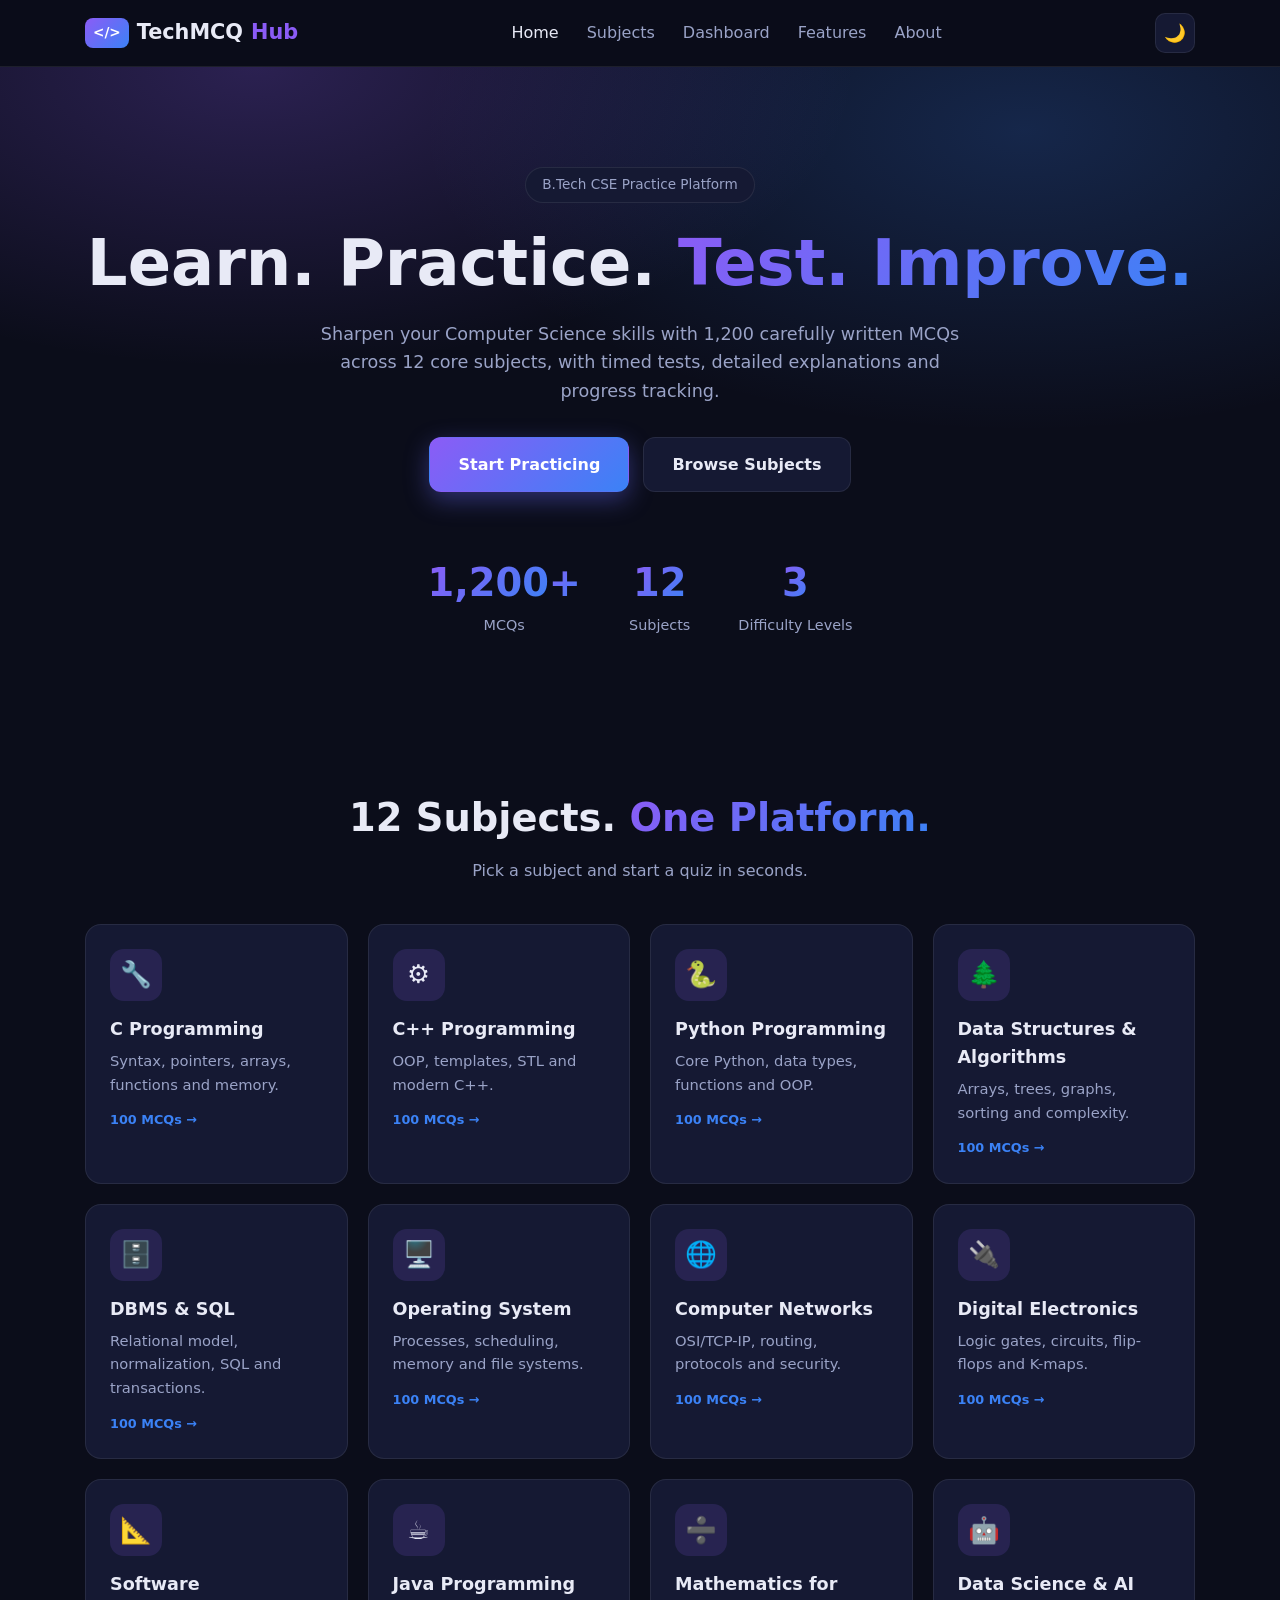
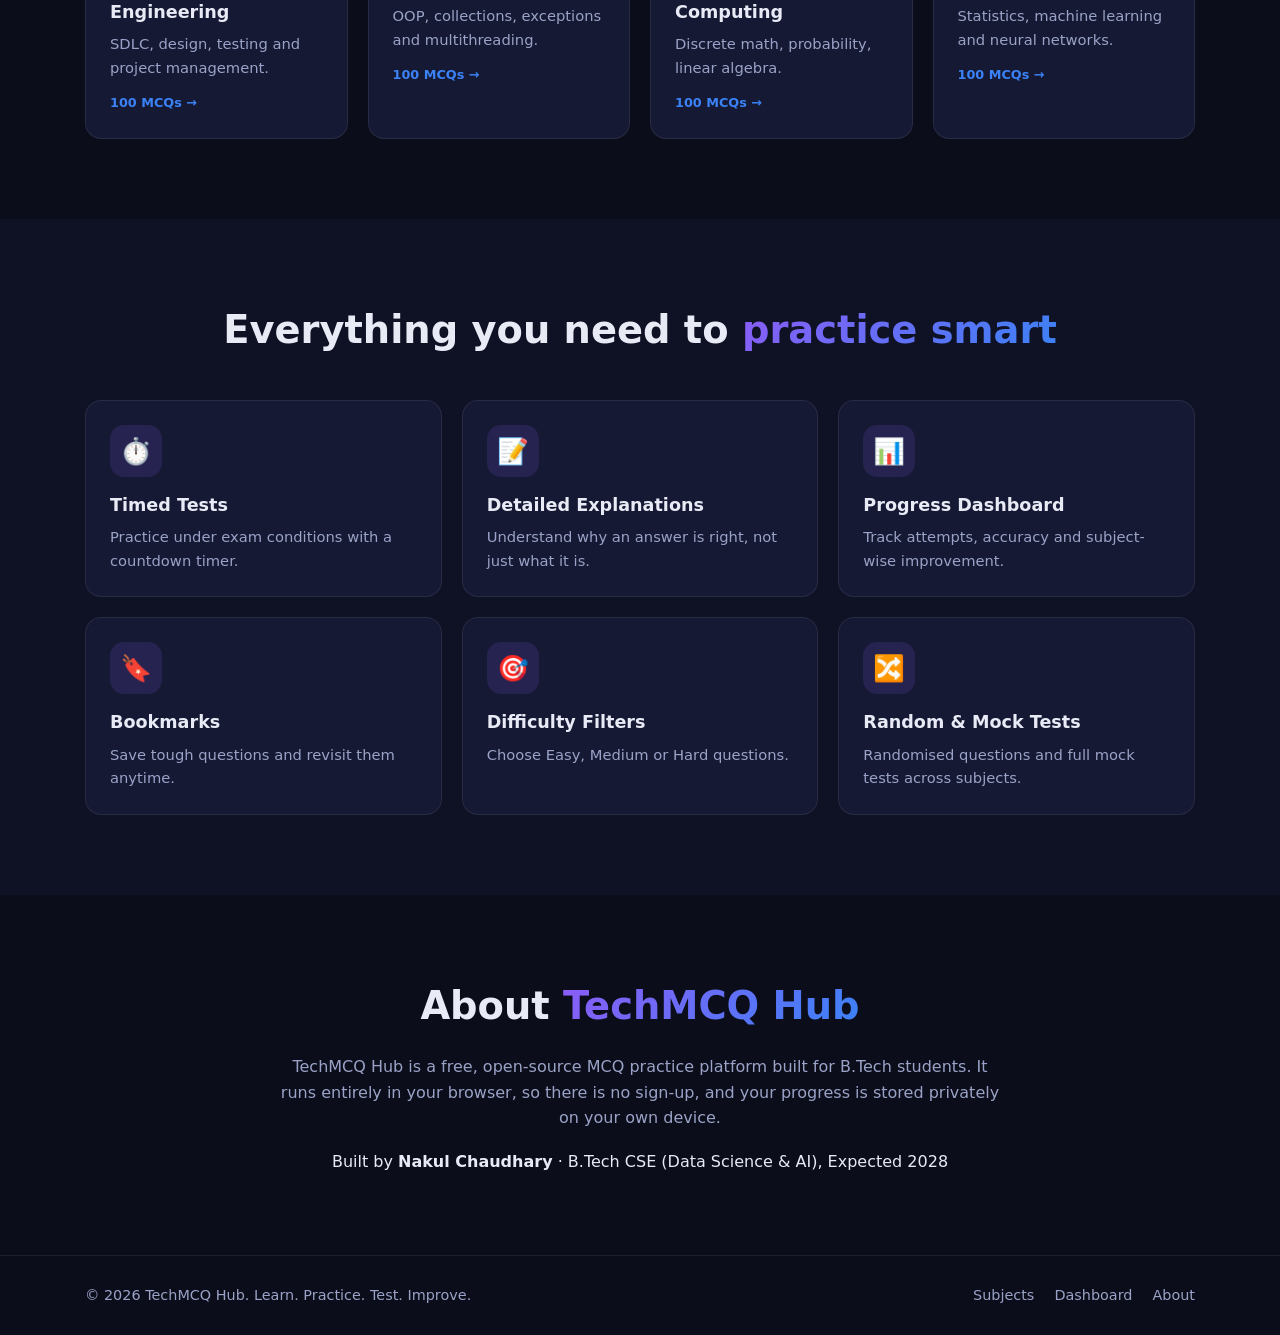
<file: index.html>
<!DOCTYPE html>
<html lang="en" data-theme="dark">
<head>
  <meta charset="UTF-8">
  <meta name="viewport" content="width=device-width, initial-scale=1.0">
  <meta name="description" content="TechMCQ Hub - practice 1,200 Computer Science MCQs across 12 subjects. Learn. Practice. Test. Improve.">
  <title>TechMCQ Hub | Learn. Practice. Test. Improve.</title>
  <link rel="stylesheet" href="style.css">
  <link rel="stylesheet" href="responsive.css">
</head>
<body>

  <!-- ===== NAVBAR ===== -->
  <header class="navbar">
    <div class="container nav-inner">
      <a href="index.html" class="logo" aria-label="TechMCQ Hub home">
        <span class="logo-mark">&lt;/&gt;</span> TechMCQ <span class="logo-accent">Hub</span>
      </a>
      <nav id="nav-links" class="nav-links" aria-label="Main navigation">
        <a href="index.html" class="active">Home</a>
        <a href="subjects.html">Subjects</a>
        <a href="dashboard.html">Dashboard</a>
        <a href="#features">Features</a>
        <a href="#about">About</a>
      </nav>
      <div class="nav-actions">
        <button id="theme-toggle" class="icon-btn" aria-label="Toggle dark and light mode">🌙</button>
        <button id="menu-toggle" class="icon-btn menu-btn" aria-label="Open menu" aria-expanded="false">☰</button>
      </div>
    </div>
  </header>

  <main>
    <!-- ===== HERO ===== -->
    <section class="hero">
      <div class="container hero-inner">
        <p class="badge">B.Tech CSE Practice Platform</p>
        <h1>Learn. Practice. <span class="gradient-text">Test. Improve.</span></h1>
        <p class="hero-sub">Sharpen your Computer Science skills with 1,200 carefully written MCQs across 12 core subjects, with timed tests, detailed explanations and progress tracking.</p>
        <div class="hero-cta">
          <a href="subjects.html" class="btn btn-primary">Start Practicing</a>
          <a href="#subjects" class="btn btn-ghost">Browse Subjects</a>
        </div>

        <div class="stats">
          <div class="stat"><span class="stat-num" data-target="1200">0</span><span class="stat-plus">+</span><p>MCQs</p></div>
          <div class="stat"><span class="stat-num" data-target="12">0</span><p>Subjects</p></div>
          <div class="stat"><span class="stat-num" data-target="3">0</span><p>Difficulty Levels</p></div>
        </div>
      </div>
    </section>

    <!-- ===== SUBJECTS ===== -->
    <section id="subjects" class="section">
      <div class="container">
        <h2 class="section-title">12 Subjects. <span class="gradient-text">One Platform.</span></h2>
        <p class="section-sub">Pick a subject and start a quiz in seconds.</p>
        <div id="subject-grid" class="grid subject-grid"></div>
        <noscript><p class="section-sub">Please enable JavaScript to see the subjects.</p></noscript>
      </div>
    </section>

    <!-- ===== FEATURES ===== -->
    <section id="features" class="section alt">
      <div class="container">
        <h2 class="section-title">Everything you need to <span class="gradient-text">practice smart</span></h2>
        <div class="grid feature-grid">
          <article class="card reveal"><div class="card-icon">⏱️</div><h3>Timed Tests</h3><p>Practice under exam conditions with a countdown timer.</p></article>
          <article class="card reveal"><div class="card-icon">📝</div><h3>Detailed Explanations</h3><p>Understand why an answer is right, not just what it is.</p></article>
          <article class="card reveal"><div class="card-icon">📊</div><h3>Progress Dashboard</h3><p>Track attempts, accuracy and subject-wise improvement.</p></article>
          <article class="card reveal"><div class="card-icon">🔖</div><h3>Bookmarks</h3><p>Save tough questions and revisit them anytime.</p></article>
          <article class="card reveal"><div class="card-icon">🎯</div><h3>Difficulty Filters</h3><p>Choose Easy, Medium or Hard questions.</p></article>
          <article class="card reveal"><div class="card-icon">🔀</div><h3>Random &amp; Mock Tests</h3><p>Randomised questions and full mock tests across subjects.</p></article>
        </div>
      </div>
    </section>

    <!-- ===== ABOUT ===== -->
    <section id="about" class="section">
      <div class="container about">
        <h2 class="section-title">About <span class="gradient-text">TechMCQ Hub</span></h2>
        <p>TechMCQ Hub is a free, open-source MCQ practice platform built for B.Tech students. It runs entirely in your browser, so there is no sign-up, and your progress is stored privately on your own device.</p>
        <p class="author">Built by <strong>Nakul Chaudhary</strong> &middot; B.Tech CSE (Data Science &amp; AI), Expected 2028</p>
      </div>
    </section>
  </main>

  <!-- ===== FOOTER ===== -->
  <footer class="footer">
    <div class="container footer-inner">
      <p>&copy; <span id="year"></span> TechMCQ Hub. Learn. Practice. Test. Improve.</p>
      <nav aria-label="Footer navigation">
        <a href="subjects.html">Subjects</a>
        <a href="dashboard.html">Dashboard</a>
        <a href="#about">About</a>
      </nav>
    </div>
  </footer>

  <script src="app.js"></script>
</body>
</html>
</file>
<file: style.css>
/* ===== THEME VARIABLES ===== */
:root {
  --bg: #0b0d1a;
  --bg-alt: #0f1224;
  --surface: #151933;
  --surface-hover: #1c2142;
  --border: rgba(255, 255, 255, 0.08);
  --text: #e8eaf6;
  --text-muted: #9aa3c7;
  --purple: #8b5cf6;
  --blue: #3b82f6;
  --gradient: linear-gradient(135deg, var(--purple), var(--blue));
  --shadow: 0 10px 30px rgba(0, 0, 0, 0.35);
  --radius: 16px;
  --font: "Segoe UI", system-ui, -apple-system, Roboto, "Helvetica Neue", Arial, sans-serif;
}

[data-theme="light"] {
  --bg: #f6f7fd;
  --bg-alt: #ecefff;
  --surface: #ffffff;
  --surface-hover: #f3f4ff;
  --border: rgba(20, 24, 60, 0.1);
  --text: #161a3a;
  --text-muted: #5a6290;
  --shadow: 0 10px 30px rgba(60, 70, 140, 0.12);
}

/* ===== BASE ===== */
* { box-sizing: border-box; margin: 0; padding: 0; }
html { scroll-behavior: smooth; }
body {
  font-family: var(--font);
  background: var(--bg);
  color: var(--text);
  line-height: 1.6;
  transition: background 0.3s, color 0.3s;
}
a { color: inherit; text-decoration: none; }
.container { width: 100%; max-width: 1150px; margin: 0 auto; padding: 0 20px; }
.gradient-text {
  background: var(--gradient);
  -webkit-background-clip: text;
  background-clip: text;
  color: transparent;
}

/* ===== NAVBAR ===== */
.navbar {
  position: sticky; top: 0; z-index: 100;
  background: color-mix(in srgb, var(--bg) 85%, transparent);
  backdrop-filter: blur(12px);
  border-bottom: 1px solid var(--border);
}
.nav-inner { display: flex; align-items: center; justify-content: space-between; height: 66px; }
.logo { font-size: 1.3rem; font-weight: 800; display: flex; align-items: center; gap: 8px; }
.logo-mark {
  background: var(--gradient); color: #fff; font-size: 0.85rem;
  padding: 4px 8px; border-radius: 8px;
}
.logo-accent { color: var(--purple); }
.nav-links { display: flex; gap: 28px; }
.nav-links a { color: var(--text-muted); font-weight: 500; transition: color 0.2s; }
.nav-links a:hover, .nav-links a.active { color: var(--text); }
.nav-actions { display: flex; gap: 10px; }
.icon-btn {
  width: 40px; height: 40px; border-radius: 10px; cursor: pointer;
  background: var(--surface); border: 1px solid var(--border);
  color: var(--text); font-size: 1.1rem; transition: transform 0.2s, background 0.2s;
}
.icon-btn:hover { transform: translateY(-2px); background: var(--surface-hover); }
.menu-btn { display: none; }

/* ===== BUTTONS ===== */
.btn {
  display: inline-block; padding: 14px 28px; border-radius: 12px;
  font-weight: 600; cursor: pointer; border: 1px solid transparent;
  transition: transform 0.2s, box-shadow 0.2s, background 0.2s;
}
.btn:hover { transform: translateY(-3px); }
.btn-primary { background: var(--gradient); color: #fff; box-shadow: 0 8px 24px rgba(99, 102, 241, 0.4); }
.btn-ghost { border-color: var(--border); background: var(--surface); }
.btn-ghost:hover { background: var(--surface-hover); }

/* ===== HERO ===== */
.hero {
  padding: 100px 0 70px; text-align: center; position: relative; overflow: hidden;
  background:
    radial-gradient(600px 300px at 20% 0%, rgba(139, 92, 246, 0.25), transparent),
    radial-gradient(600px 300px at 80% 10%, rgba(59, 130, 246, 0.22), transparent);
}
.badge {
  display: inline-block; padding: 6px 16px; border-radius: 999px; font-size: 0.85rem;
  background: var(--surface); border: 1px solid var(--border); color: var(--text-muted);
  margin-bottom: 24px; animation: fadeUp 0.6s ease both;
}
.hero h1 { font-size: clamp(2.2rem, 6vw, 4rem); line-height: 1.15; font-weight: 800; animation: fadeUp 0.7s ease both; }
.hero-sub { max-width: 640px; margin: 20px auto 32px; color: var(--text-muted); font-size: 1.1rem; animation: fadeUp 0.8s ease both; }
.hero-cta { display: flex; gap: 14px; justify-content: center; flex-wrap: wrap; animation: fadeUp 0.9s ease both; }

.stats { display: flex; justify-content: center; gap: 48px; margin-top: 60px; flex-wrap: wrap; }
.stat { text-align: center; }
.stat-num, .stat-plus { font-size: 2.4rem; font-weight: 800; background: var(--gradient); -webkit-background-clip: text; background-clip: text; color: transparent; }
.stat p { color: var(--text-muted); font-size: 0.9rem; }

/* ===== SECTIONS ===== */
.section { padding: 80px 0; }
.section.alt { background: var(--bg-alt); }
.section-title { text-align: center; font-size: clamp(1.7rem, 4vw, 2.4rem); font-weight: 800; }
.section-sub { text-align: center; color: var(--text-muted); margin: 10px 0 40px; }
.section-title + .grid { margin-top: 40px; }

/* ===== GRIDS & CARDS ===== */
.grid { display: grid; gap: 20px; }
.subject-grid { grid-template-columns: repeat(4, 1fr); }
.feature-grid { grid-template-columns: repeat(3, 1fr); }

.card {
  background: var(--surface); border: 1px solid var(--border); border-radius: var(--radius);
  padding: 24px; transition: transform 0.25s, box-shadow 0.25s, border-color 0.25s;
}
.card:hover { transform: translateY(-6px); box-shadow: var(--shadow); border-color: var(--purple); }
.card-icon {
  width: 52px; height: 52px; display: grid; place-items: center; font-size: 1.6rem;
  border-radius: 14px; margin-bottom: 14px; background: rgba(139, 92, 246, 0.15);
}
.card h3 { font-size: 1.1rem; margin-bottom: 6px; }
.card p { color: var(--text-muted); font-size: 0.92rem; }
.card-meta { margin-top: 14px; font-size: 0.8rem; color: var(--blue); font-weight: 600; }

/* ===== ABOUT ===== */
.about { max-width: 760px; text-align: center; }
.about p { color: var(--text-muted); margin-top: 18px; }
.about .author { color: var(--text); }

/* ===== FOOTER ===== */
.footer { border-top: 1px solid var(--border); padding: 28px 0; color: var(--text-muted); font-size: 0.9rem; }
.footer-inner { display: flex; justify-content: space-between; align-items: center; gap: 16px; flex-wrap: wrap; }
.footer nav { display: flex; gap: 20px; }
.footer a:hover { color: var(--text); }

/* ===== ANIMATIONS ===== */
@keyframes fadeUp { from { opacity: 0; transform: translateY(20px); } to { opacity: 1; transform: none; } }
.reveal { opacity: 0; transform: translateY(24px); transition: opacity 0.6s, transform 0.6s; }
.reveal.visible { opacity: 1; transform: none; }

@media (prefers-reduced-motion: reduce) {
  * { animation: none !important; transition: none !important; }
  .reveal { opacity: 1; transform: none; }
}
</file>
<file: responsive.css>
/* ===== TABLET ===== */
@media (max-width: 992px) {
  .subject-grid { grid-template-columns: repeat(3, 1fr); }
  .feature-grid { grid-template-columns: repeat(2, 1fr); }
}

/* ===== MOBILE NAV + LAYOUT ===== */
@media (max-width: 768px) {
  .menu-btn { display: inline-block; }

  .nav-links {
    position: absolute; top: 66px; left: 0; right: 0;
    flex-direction: column; gap: 0;
    background: var(--bg); border-bottom: 1px solid var(--border);
    max-height: 0; overflow: hidden; transition: max-height 0.3s ease;
  }
  .nav-links.open { max-height: 320px; }
  .nav-links a { padding: 14px 20px; border-top: 1px solid var(--border); }

  .hero { padding: 70px 0 50px; }
  .stats { gap: 28px; margin-top: 44px; }
  .section { padding: 56px 0; }
  .subject-grid { grid-template-columns: repeat(2, 1fr); }
}

/* ===== SMALL PHONES ===== */
@media (max-width: 520px) {
  .subject-grid, .feature-grid { grid-template-columns: 1fr; }
  .hero-cta .btn { width: 100%; text-align: center; }
  .footer-inner { flex-direction: column; text-align: center; }
}
</file>
